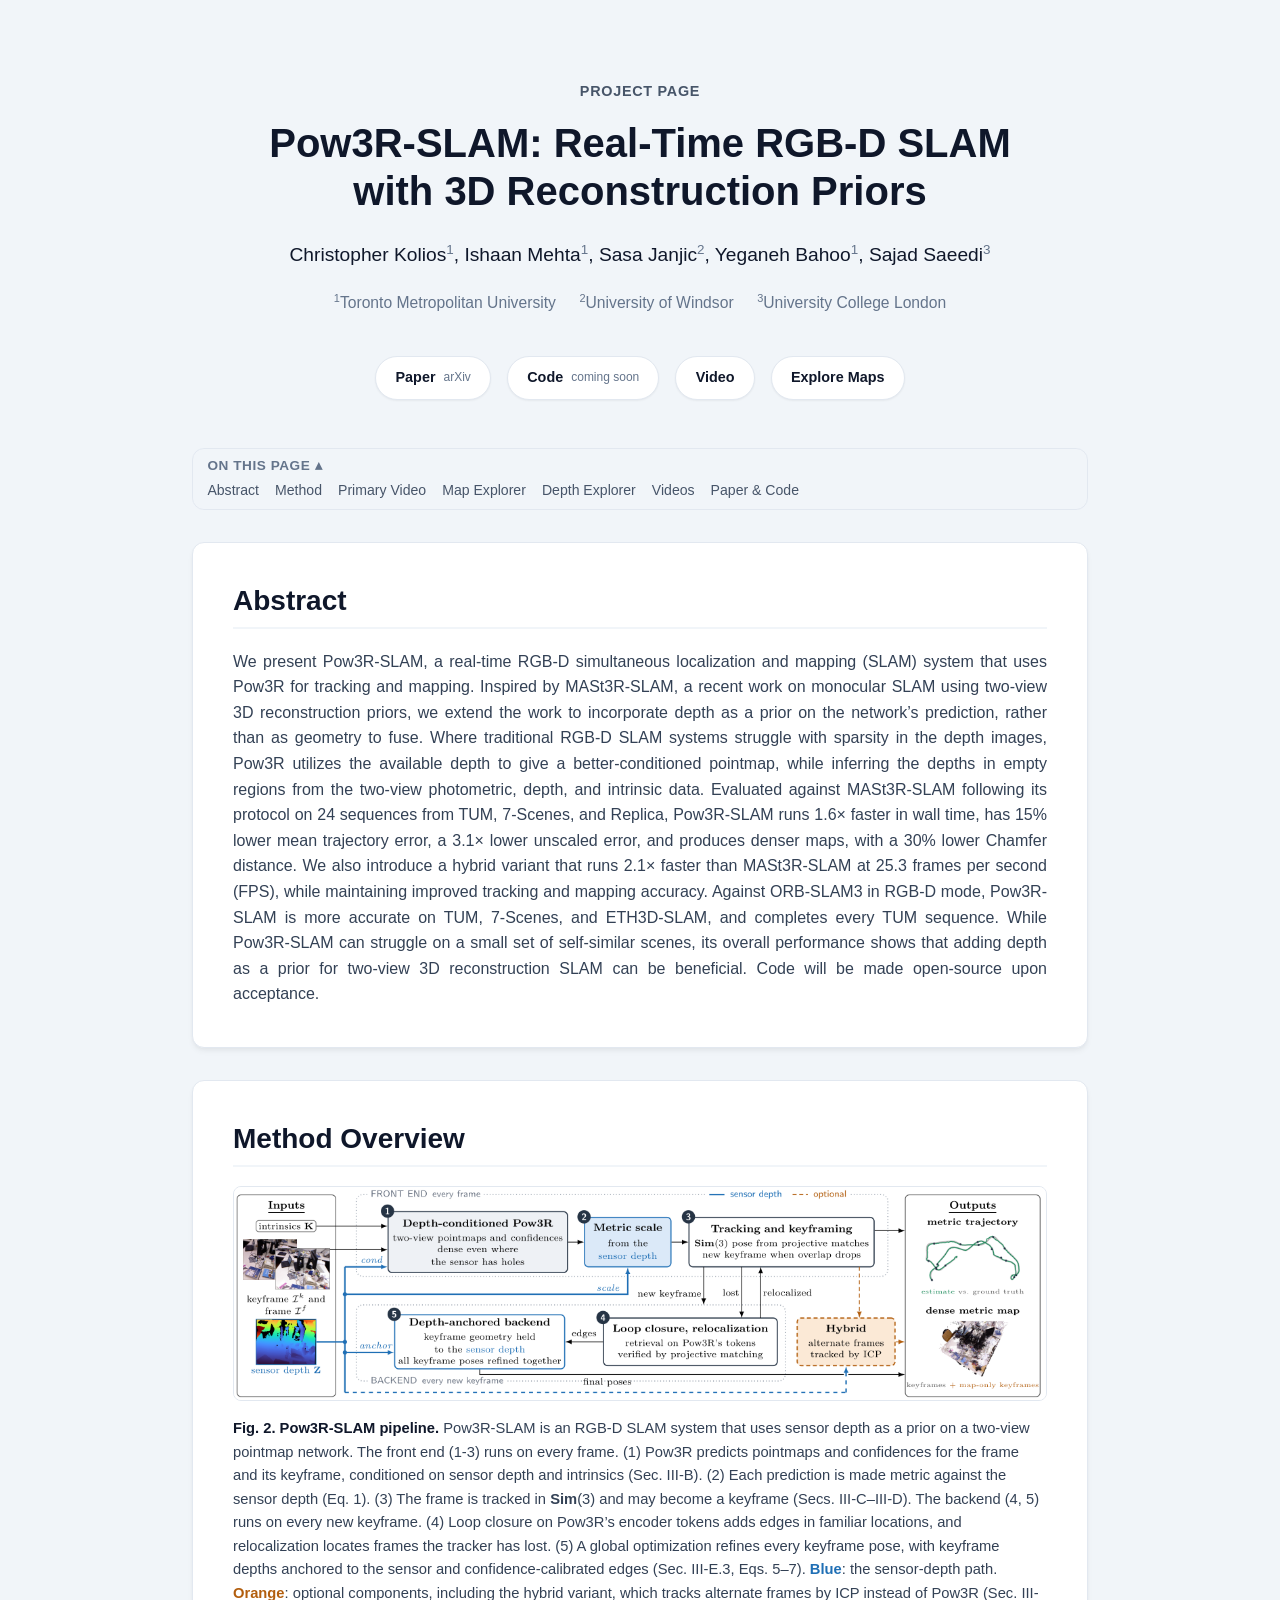
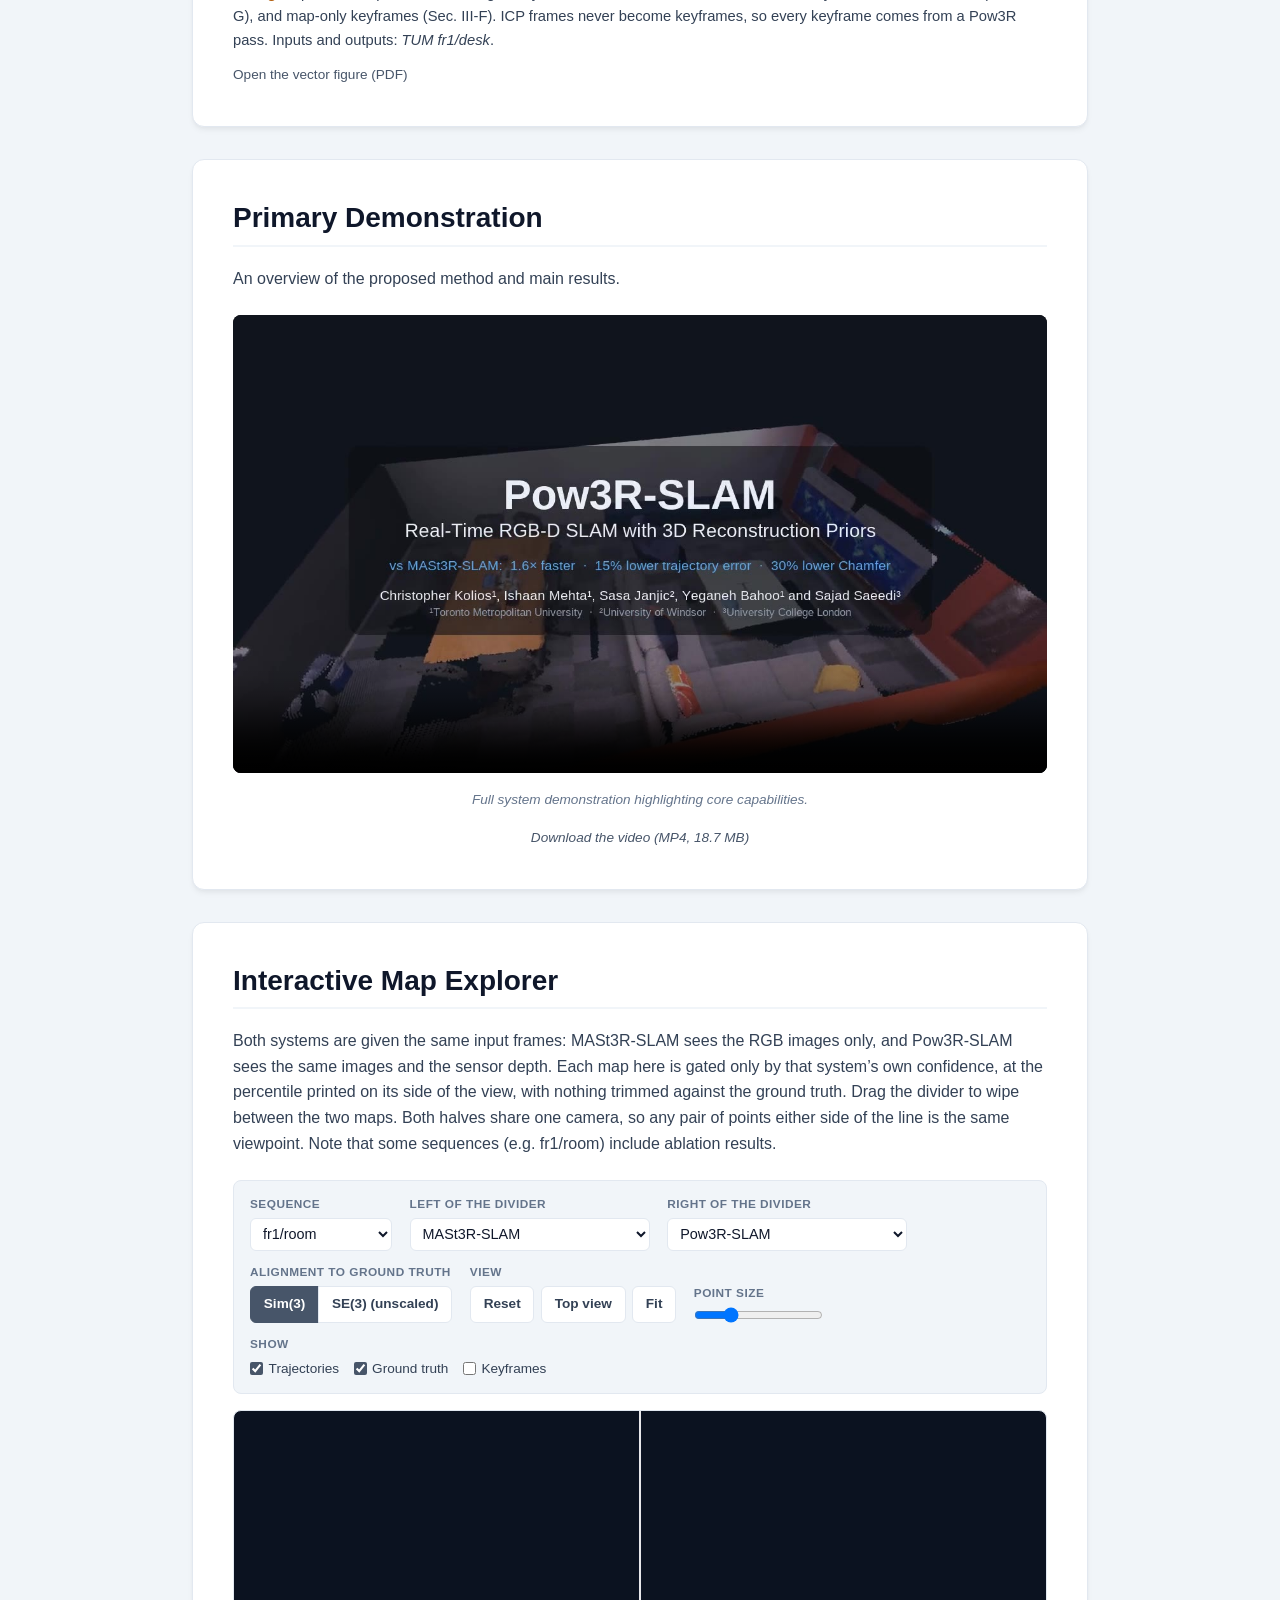
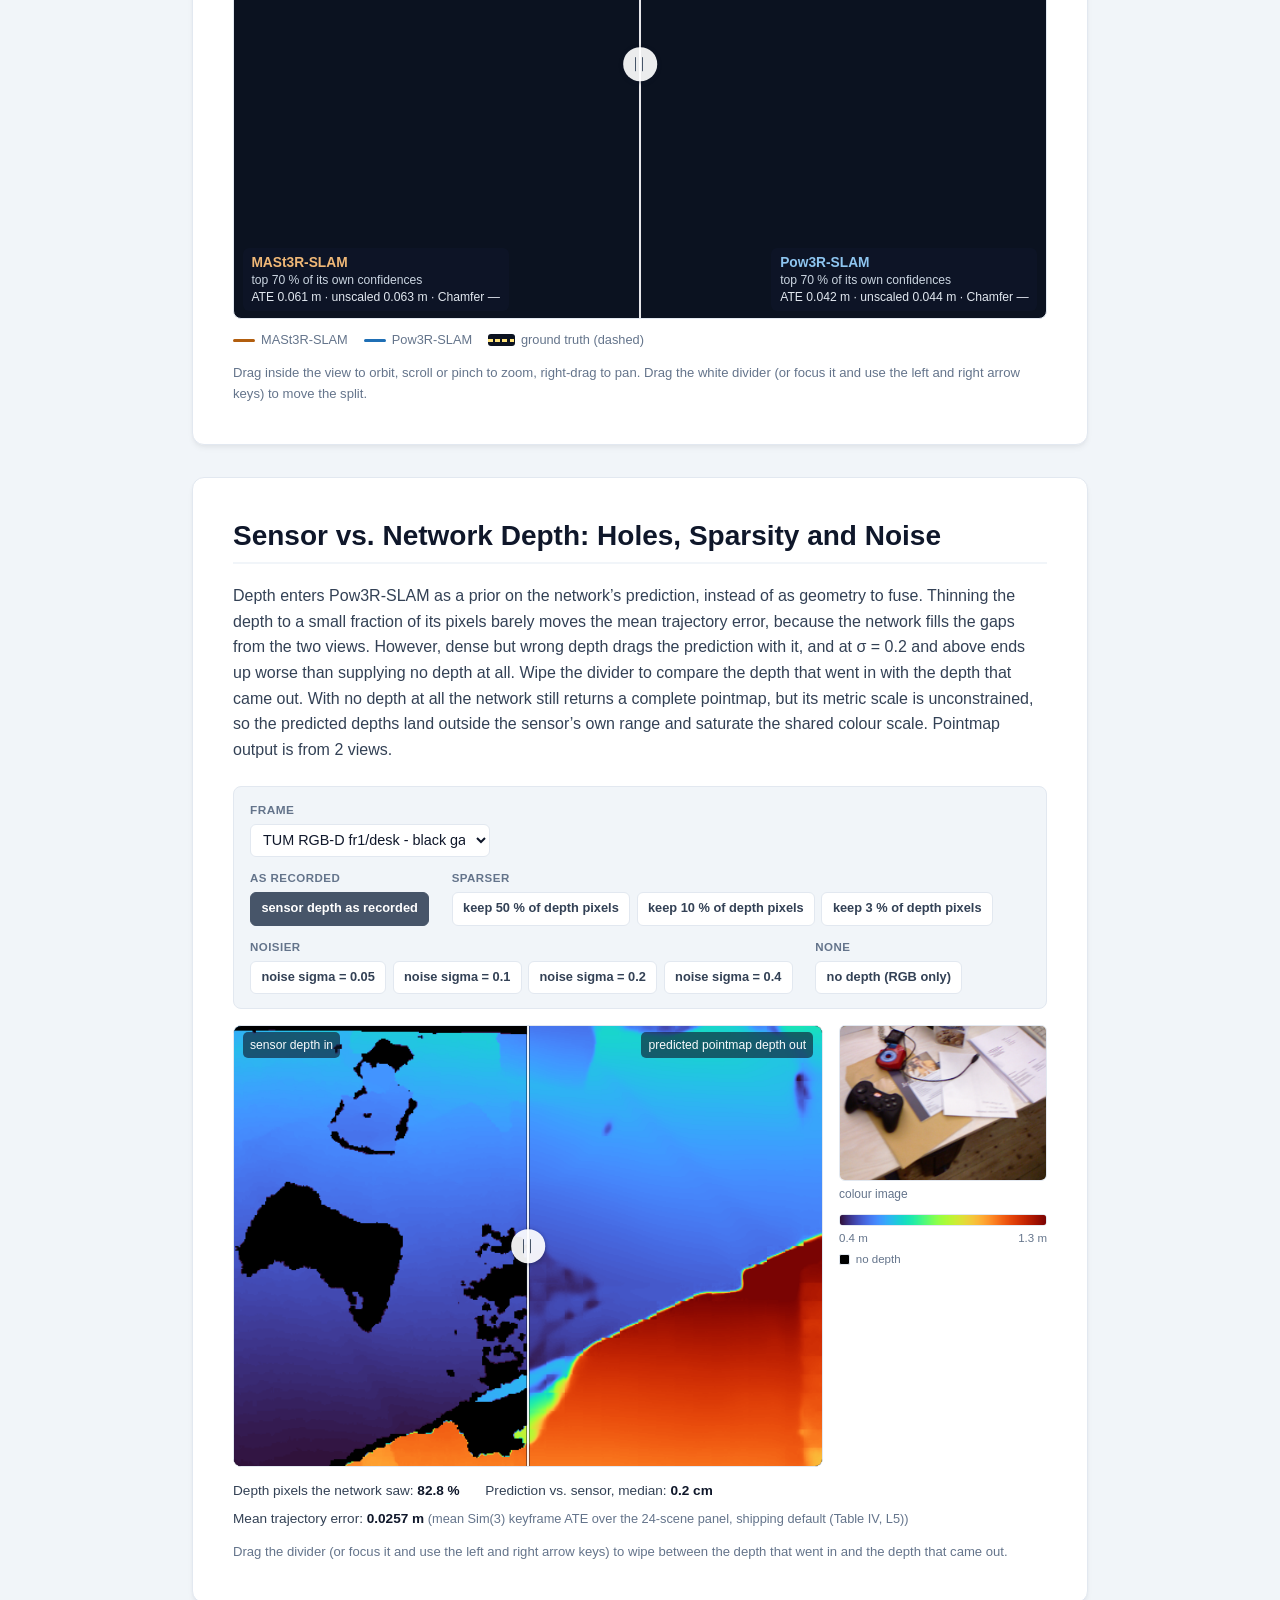
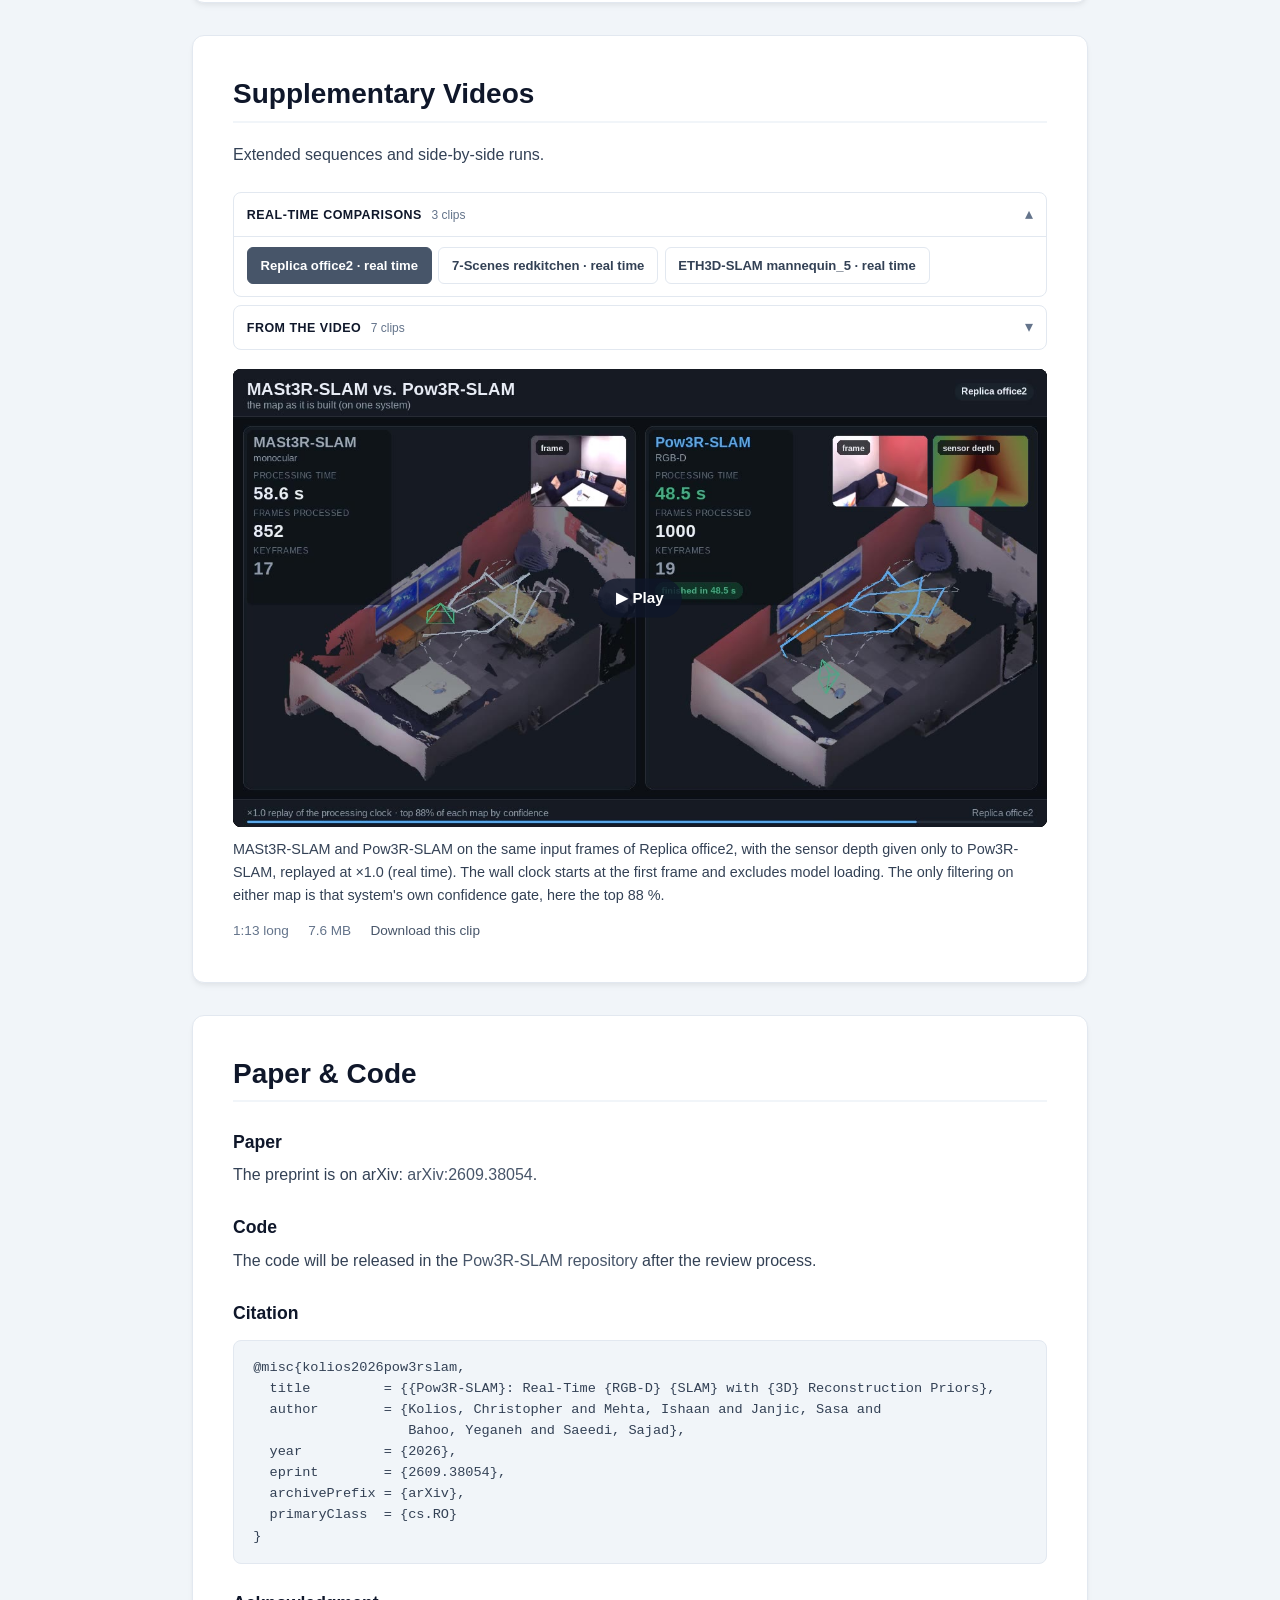
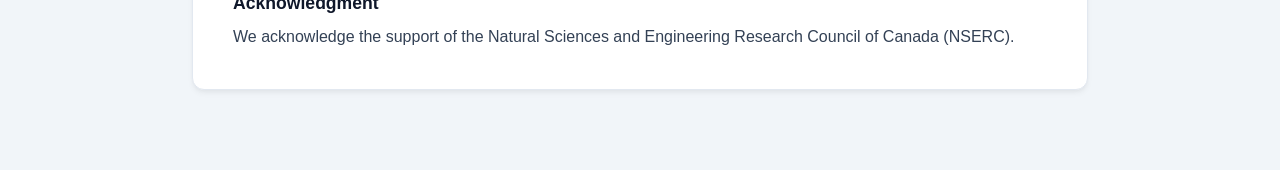
<file: index.html>
<!DOCTYPE html>
<html lang="en">
<head>
  <meta charset="utf-8">
  <meta name="viewport" content="width=device-width, initial-scale=1">
  <meta name="description" content="Pow3R-SLAM: a real-time RGB-D SLAM system that uses sensor depth as a prior on a two-view 3D reconstruction network, rather than as geometry to fuse.">
  <meta name="author" content="Christopher Kolios, Ishaan Mehta, Sasa Janjic, Yeganeh Bahoo, Sajad Saeedi">
  <link rel="canonical" href="https://chriskolios.github.io/Pow3R-SLAM/">
  <meta property="og:type" content="website">
  <meta property="og:title" content="Pow3R-SLAM: Real-Time RGB-D SLAM with 3D Reconstruction Priors">
  <meta property="og:description" content="Pow3R-SLAM: a real-time RGB-D SLAM system that uses sensor depth as a prior on a two-view 3D reconstruction network, rather than as geometry to fuse.">
  <meta property="og:url" content="https://chriskolios.github.io/Pow3R-SLAM/">
  <meta property="og:image" content="https://chriskolios.github.io/Pow3R-SLAM/primary-poster.jpg">
  <meta name="twitter:card" content="summary_large_image">
  <title>Pow3R-SLAM | Project Page</title>

  <style>
    /* ---------- Design tokens ---------- */
    :root {
      color-scheme: light;
      --primary: #475569;
      --primary-hover: #334155;
      --bg: #f1f5f9;
      --surface: #ffffff;
      --text: #0f172a;
      --text-body: #334155;
      --text-muted: #64748b;
      --border: #e2e8f0;
      --fig-depth: #1f6fb5;   /* "Blue" in Fig. 2 (figdepth) */
      --fig-opt: #b25e0e;     /* "Orange" in Fig. 2 (figopt) */
      --radius: 12px;
    }

    *, *::before, *::after { box-sizing: border-box; }
    * { margin: 0; padding: 0; }

    html { scroll-behavior: smooth; }

    body {
      font-family: -apple-system, BlinkMacSystemFont, "Segoe UI", Roboto, Helvetica, Arial, sans-serif;
      background: var(--bg);
      color: var(--text);
      line-height: 1.6;
      -webkit-font-smoothing: antialiased;
    }

    a { color: var(--primary); text-decoration: none; font-weight: 500; }
    a:hover { color: var(--primary-hover); text-decoration: underline; }

    :focus-visible { outline: 2px solid var(--primary); outline-offset: 2px; }

    img { display: block; max-width: 100%; height: auto; }

    /* ---------- Main layout ---------- */
    .main-content {
      max-width: 960px;
      margin: 0 auto;
      padding: 3rem 2rem;
    }

    .card {
      background: var(--surface);
      border: 1px solid var(--border);
      border-radius: var(--radius);
      padding: 2.5rem;
      margin-bottom: 2rem;
      box-shadow: 0 4px 6px -1px rgba(0, 0, 0, 0.05), 0 2px 4px -1px rgba(0, 0, 0, 0.03);
      scroll-margin-top: 2rem;
    }

    h2 {
      font-size: 1.75rem;
      line-height: 1.3;
      margin-bottom: 1.2rem;
      padding-bottom: 0.5rem;
      border-bottom: 2px solid var(--bg);
    }

    p { color: var(--text-body); }
    p + p { margin-top: 1.2rem; }

    /* ---------- Hero ---------- */
    .hero {
      text-align: center;
      padding: 2rem 0 3rem;
      scroll-margin-top: 2rem;
    }

    .hero .tagline {
      color: var(--primary);
      font-weight: 600;
      font-size: 0.9rem;
      text-transform: uppercase;
      letter-spacing: 0.05em;
      margin-bottom: 1rem;
    }

    .nowrap { white-space: nowrap; }

    .hero h1 {
      font-size: 2.5rem;
      line-height: 1.2;
      text-wrap: balance;
      margin-bottom: 1.5rem;
    }

    .hero .authors {
      font-size: 1.2rem;
      color: var(--text);
      margin-bottom: 0.6rem;
      text-wrap: balance;
    }
    .hero .authors .author { white-space: nowrap; }
    .hero .authors sup, .hero .affiliations sup { font-size: 0.7em; color: var(--text-muted); }
    .hero .affiliations {
      font-size: 0.98rem;
      color: var(--text-muted);
      margin-bottom: 2.5rem;
      text-wrap: balance;
    }
    .hero .affiliations span { white-space: nowrap; display: inline-block; margin: 0 0.6rem; }
    .pill small { font-weight: 500; color: var(--text-muted); }

    /* ---------- Citation ---------- */
    .bibtex {
      margin-top: 0.8rem;
      padding: 1rem 1.2rem;
      overflow-x: auto;
      background: var(--bg);
      border: 1px solid var(--border);
      border-radius: 8px;
      font: 0.85rem/1.55 ui-monospace, SFMono-Regular, Menlo, Consolas, "Liberation Mono", monospace;
      color: var(--text-body);
      white-space: pre;
    }
    h3 { font-size: 1.1rem; margin: 1.6rem 0 0.4rem; color: var(--text); }

    .pill-container { display: flex; justify-content: center; flex-wrap: wrap; gap: 1rem; }
    .pill {
      display: inline-flex;
      align-items: center;
      gap: 0.5rem;
      padding: 0.6rem 1.2rem;
      background: var(--surface);
      border: 1px solid var(--border);
      border-radius: 99px;
      color: var(--text);
      font-weight: 600;
      font-size: 0.9rem;
      box-shadow: 0 1px 2px rgba(0, 0, 0, 0.05);
      transition: border-color 0.2s, color 0.2s;
    }
    .pill:hover { border-color: var(--primary); color: var(--primary); text-decoration: none; }

    /* ---------- Abstract ---------- */
    .abstract p { text-align: justify; hyphens: auto; }

    /* ---------- Pipeline figure ---------- */
    .figure-scroll {
      overflow-x: auto;
      border: 1px solid var(--border);
      border-radius: 8px;
      background: #fff;
    }
    .figure-scroll img { width: 100%; min-width: 720px; }

    figure figcaption {
      margin-top: 1rem;
      font-size: 0.92rem;
      color: var(--text-body);
    }
    figcaption .label { font-weight: 700; color: var(--text); }
    .c-depth { color: var(--fig-depth); font-weight: 700; }
    .c-opt { color: var(--fig-opt); font-weight: 700; }
    .figure-links { margin-top: 0.75rem; font-size: 0.85rem; color: var(--text-muted); }

    /* ---------- Videos ---------- */
    .intro { margin-bottom: 1.5rem; }

    .video-stage {
      aspect-ratio: 16 / 9;
      background: #000;
      border-radius: 8px;
      overflow: hidden;
    }
    .video-stage video { display: block; width: 100%; height: 100%; object-fit: contain; }

    .note {
      margin-top: 1rem;
      font-size: 0.85rem;
      font-style: italic;
      text-align: center;
      color: var(--text-muted);
    }

    /* ---------- Responsive ---------- */
    @media (max-width: 800px) {
      .main-content { padding: 1.5rem 1rem; }
      .hero h1 { font-size: 2rem; }
      .card { padding: 1.5rem; }
      .abstract p { text-align: left; }
    }

    @media (prefers-reduced-motion: reduce) {
      html { scroll-behavior: auto; }
      *, *::before, *::after { transition: none !important; }
    }
  </style>
  <!-- An empty icon, so the host is not asked for a favicon.ico that does not exist. -->
  <link rel="icon" href="data:,">

  <link rel="stylesheet" href="supplementary/css/supplementary.css">

  <!-- Classic scripts with relative paths, so the page also works from a
       sandboxed or file-based host. `defer` preserves this order. -->
  <script defer src="supplementary/vendor/three/three.min.js"></script>
  <script defer src="supplementary/vendor/three/OrbitControls.js"></script>
  <!-- Three.js "fat lines": screen-space-width, dashable lines. Classic
       builds from the r147 examples; each defines a THREE.* global, so the
       order below matters (a class extends the one above it). -->
  <script defer src="supplementary/vendor/three/lines/LineSegmentsGeometry.js"></script>
  <script defer src="supplementary/vendor/three/lines/LineGeometry.js"></script>
  <script defer src="supplementary/vendor/three/lines/LineMaterial.js"></script>
  <script defer src="supplementary/vendor/three/lines/LineSegments2.js"></script>
  <script defer src="supplementary/vendor/three/lines/Line2.js"></script>
  <script defer src="supplementary/js/ps-loader.js"></script>
  <script defer src="supplementary/maps/manifest.data.js"></script>
  <script defer src="supplementary/depth/manifest.data.js"></script>
  <script defer src="supplementary/videos/videos.data.js"></script>
  <script defer src="supplementary/js/map-viewer.js"></script>
  <script defer src="supplementary/js/depth-compare.js"></script>
  <script defer src="supplementary/js/video-gallery.js"></script>
</head>
<body>

  <main class="main-content">

    <header class="hero">
      <p class="tagline">Project Page</p>
      <h1>Pow3R-SLAM: Real-Time <span class="nowrap">RGB-D</span> SLAM with 3D Reconstruction Priors</h1>
      <p class="authors">
        <span class="author">Christopher Kolios<sup>1</sup>,</span>
        <span class="author">Ishaan Mehta<sup>1</sup>,</span>
        <span class="author">Sasa Janjic<sup>2</sup>,</span>
        <span class="author">Yeganeh Bahoo<sup>1</sup>,</span>
        <span class="author">Sajad Saeedi<sup>3</sup></span>
      </p>
      <p class="affiliations">
        <span><sup>1</sup>Toronto Metropolitan University</span>
        <span><sup>2</sup>University of Windsor</span>
        <span><sup>3</sup>University College London</span>
      </p>

      <div class="pill-container">
        <a class="pill" href="https://arxiv.org/abs/2609.38054">Paper <small>arXiv</small></a>
        <a class="pill" href="https://github.com/ChrisKolios/Pow3R-SLAM">Code <small>coming soon</small></a>
        <a class="pill" href="#primary-video">Video</a>
        <a class="pill" href="#map-explorer">Explore Maps</a>
      </div>
    </header>

    <details class="page-nav" id="page-nav">
      <summary>On this page</summary>
      <ul>
        <li><a href="#abstract">Abstract</a></li>
        <li><a href="#method">Method</a></li>
        <li><a href="#primary-video">Primary Video</a></li>
        <li><a href="#map-explorer">Map Explorer</a></li>
        <li><a href="#depth-explorer">Depth Explorer</a></li>
        <li><a href="#supplementary-videos">Videos</a></li>
        <li><a href="#availability">Paper &amp; Code</a></li>
      </ul>
    </details>

    <section class="card abstract" id="abstract" aria-labelledby="abstract-title">
      <h2 id="abstract-title">Abstract</h2>
      <p>
        We present Pow3R-SLAM, a real-time RGB-D simultaneous localization and mapping (SLAM) system
        that uses Pow3R for tracking and mapping. Inspired by MASt3R-SLAM, a recent work on monocular
        SLAM using two-view 3D reconstruction priors, we extend the work to incorporate depth as a prior
        on the network’s prediction, rather than as geometry to fuse. Where traditional RGB-D SLAM
        systems struggle with sparsity in the depth images, Pow3R utilizes the available depth to give
        a better-conditioned pointmap, while inferring the depths in empty regions from the two-view
        photometric, depth, and intrinsic data. Evaluated against MASt3R-SLAM following its protocol on
        24 sequences from TUM, 7-Scenes, and Replica, Pow3R-SLAM runs 1.6× faster in wall time, has 15%
        lower mean trajectory error, a 3.1× lower unscaled error, and produces denser maps, with a 30%
        lower Chamfer distance. We also introduce a hybrid variant that runs 2.1× faster than
        MASt3R-SLAM at 25.3 frames per second (FPS), while maintaining improved tracking and mapping
        accuracy. Against ORB-SLAM3 in RGB-D mode, Pow3R-SLAM is more accurate on TUM, 7-Scenes, and
        ETH3D-SLAM, and completes every TUM sequence. While Pow3R-SLAM can struggle on a small set of
        self-similar scenes, its overall performance shows that adding depth as a prior for two-view 3D
        reconstruction SLAM can be beneficial. Code will be made open-source upon acceptance.
      </p>
    </section>

    <section class="card" id="method" aria-labelledby="method-title">
      <h2 id="method-title">Method Overview</h2>
      <figure>
        <div class="figure-scroll">
          <img src="Fig2_pipeline_website.png"
               srcset="Fig2_pipeline_website_1200.png 1200w, Fig2_pipeline_website.png 2400w"
               sizes="(max-width: 800px) 720px, 880px"
               width="2400" height="627"
               alt="Pow3R-SLAM pipeline diagram. Inputs (intrinsics, keyframe and frame images, sensor depth) feed a front end of depth-conditioned Pow3R, metric scaling and tracking, and a backend of loop closure and depth-anchored global optimization, producing a metric trajectory and a dense metric map. An optional hybrid branch tracks alternate frames by ICP.">
        </div>
        <figcaption>
          <span class="label">Fig. 2. Pow3R-SLAM pipeline.</span>
          Pow3R-SLAM is an RGB-D SLAM system that uses sensor depth as a prior on a two-view pointmap
          network. The front end (1-3) runs on every frame. (1) Pow3R predicts pointmaps and confidences
          for the frame and its keyframe, conditioned on sensor depth and intrinsics (Sec. III-B).
          (2) Each prediction is made metric against the sensor depth (Eq. 1). (3) The frame is tracked
          in <b>Sim</b>(3) and may become a keyframe (Secs. III-C–III-D). The backend (4, 5) runs on
          every new keyframe. (4) Loop closure on Pow3R’s encoder tokens adds edges in familiar
          locations, and relocalization locates frames the tracker has lost. (5) A global optimization
          refines every keyframe pose, with keyframe depths anchored to the sensor and
          confidence-calibrated edges (Sec. III-E.3, Eqs. 5–7).
          <span class="c-depth">Blue</span>: the sensor-depth path.
          <span class="c-opt">Orange</span>: optional components, including the hybrid variant, which
          tracks alternate frames by ICP instead of Pow3R (Sec. III-G), and map-only keyframes
          (Sec. III-F). ICP frames never become keyframes, so every keyframe comes from a Pow3R pass.
          Inputs and outputs: <i>TUM fr1/desk</i>.
        </figcaption>
        <p class="figure-links"><a href="Fig2_pipeline_website.pdf">Open the vector figure (PDF)</a></p>
      </figure>
    </section>

    <section class="card" id="primary-video" aria-labelledby="primary-video-title">
      <h2 id="primary-video-title">Primary Demonstration</h2>
      <p class="intro">An overview of the proposed method and main results.</p>

      <div class="video-stage">
        <video controls playsinline preload="metadata" src="primary-video.mp4" poster="primary-poster.jpg">
          Your browser does not support the video tag.
        </video>
      </div>
      <p class="note">Full system demonstration highlighting core capabilities.</p>
      <p class="note"><a href="primary-video.mp4" download>Download the video (MP4, 18.7 MB)</a></p>
    </section>

    <section class="card" id="map-explorer" aria-labelledby="map-explorer-title">
      <h2 id="map-explorer-title">Interactive Map Explorer</h2>
      <p class="intro">
        Both systems are given the same input frames: MASt3R-SLAM sees the RGB images only, and
        Pow3R-SLAM sees the same images and the sensor depth. Each map here is gated only by that
        system&rsquo;s own confidence, at the percentile printed on its side of the view, with
        nothing trimmed against the ground truth. Drag the divider to wipe between the two maps.
        Both halves share one camera, so any pair of points either side of the line is the same
        viewpoint. Note that some sequences (e.g. fr1/room) include ablation results.
      </p>
      <div id="ps-map"></div>
      <noscript><p class="note">The interactive 3D map explorer needs JavaScript; the maps it
        draws are the data files under <code>supplementary/maps/</code>.</p></noscript>
    </section>

    <section class="card" id="depth-explorer" aria-labelledby="depth-explorer-title">
      <h2 id="depth-explorer-title">Sensor vs. Network Depth: Holes, Sparsity and Noise</h2>
      <p class="intro">
        Depth enters Pow3R-SLAM as a prior on the network&rsquo;s prediction, instead of as geometry to
        fuse. Thinning the depth to a small fraction
        of its pixels barely moves the mean trajectory error, because the network fills the gaps
        from the two views. However, dense but wrong depth drags the prediction with it, and at
        &sigma; = 0.2 and above ends up worse than supplying no depth at all. Wipe the divider to compare the depth that
        went in with the depth that came out. With no depth at all the network still returns a
        complete pointmap, but its metric scale is unconstrained, so the predicted depths land
        outside the sensor&rsquo;s own range and saturate the shared colour scale. Pointmap output is from 2 views.
      </p>
      <div id="ps-depth"></div>
      <noscript><p class="note">The depth comparison needs JavaScript; the images it uses are the
        PNG files under <code>supplementary/depth/</code>.</p></noscript>
    </section>

    <section class="card" id="supplementary-videos" aria-labelledby="supplementary-videos-title">
      <h2 id="supplementary-videos-title">Supplementary Videos</h2>
      <p class="intro">
        Extended sequences and side-by-side runs.
      </p>
      <div id="ps-videos"></div>
      <noscript><p class="note">The video gallery needs JavaScript; the clips are the MP4 files
        under <code>supplementary/videos/</code>.</p></noscript>
    </section>



    <section class="card" id="availability" aria-labelledby="availability-title">
      <h2 id="availability-title">Paper &amp; Code</h2>
      <h3>Paper</h3>
      <p>The preprint is on arXiv: <a href="https://arxiv.org/abs/2609.38054">arXiv:2609.38054</a>.</p>

      <h3>Code</h3>
      <p>
        The code will be released in the
        <a href="https://github.com/ChrisKolios/Pow3R-SLAM">Pow3R-SLAM repository</a> after the review process.
      </p>

      <h3>Citation</h3>
      <pre class="bibtex">@misc{kolios2026pow3rslam,
  title         = {{Pow3R-SLAM}: Real-Time {RGB-D} {SLAM} with {3D} Reconstruction Priors},
  author        = {Kolios, Christopher and Mehta, Ishaan and Janjic, Sasa and
                   Bahoo, Yeganeh and Saeedi, Sajad},
  year          = {2026},
  eprint        = {2609.38054},
  archivePrefix = {arXiv},
  primaryClass  = {cs.RO}
}</pre>

      <h3>Acknowledgment</h3>
      <p>
        We acknowledge the support of the Natural Sciences and Engineering Research Council of
        Canada (NSERC).
      </p>
    </section>

  </main>

  <script>
    // The "On this page" list is a <details>: collapsed on a phone, open on a
    // wide screen. Classic script, no storage (the host's sandbox forbids it).
    (function () {
      var nav = document.getElementById('page-nav');
      if (!nav) { return; }
      try {
        if (window.matchMedia('(min-width: 801px)').matches) { nav.open = true; }
      } catch (e) { nav.open = true; }
      nav.addEventListener('click', function (e) {
        var a = e.target.closest ? e.target.closest('a') : null;
        if (a && nav.open && window.innerWidth <= 800) { nav.open = false; }
      });
    })();
  </script>

</body>
</html>
</file>
<file: supplementary/css/supplementary.css>
/* supplementary.css — styles for the interactive sections of the project page.
 * Extends the design tokens declared in index.html (slate palette, cards,
 * system font, light scheme). It never redefines them.
 * Served as a classic stylesheet with a relative href; no @import, no webfonts.
 */

:root {
  --arm-pow3r: var(--fig-depth);
  --arm-mast3r: var(--fig-opt);
  --arm-gt: #ffe27a;   /* ground truth: warm light yellow, see map-viewer.js */
  --arm-c: #3f7d58;     /* muted green  */
  --arm-d: #7c5aa6;     /* muted purple */
  --arm-e: #9a3b4b;     /* muted red    */
  --arm-f: #7a7f46;     /* muted olive  */
  --ps-stage-bg: #0b1220;
}

/* ---------- On this page (sticky nav) ---------- */

.page-nav {
  position: sticky;
  top: 0;
  z-index: 20;
  margin: 0 0 2rem;
  background: rgba(241, 245, 249, 0.92);
  backdrop-filter: saturate(140%) blur(6px);
  border: 1px solid var(--border);
  border-radius: var(--radius);
  padding: 0.5rem 0.9rem;
}
.page-nav summary {
  cursor: pointer;
  font-weight: 600;
  font-size: 0.85rem;
  letter-spacing: 0.04em;
  text-transform: uppercase;
  color: var(--text-muted);
  list-style: none;
  padding: 0.25rem 0;
}
.page-nav summary::-webkit-details-marker { display: none; }
.page-nav summary::after { content: " ▾"; }
.page-nav[open] summary::after { content: " ▴"; }
.page-nav ul {
  display: flex;
  flex-wrap: wrap;
  gap: 0.3rem 1.1rem;
  list-style: none;
  padding: 0.4rem 0 0.2rem;
}
.page-nav a { font-size: 0.88rem; font-weight: 500; }

/* On a wide screen the list sits on the same row as its label, so the sticky
   bar stays one line tall. */
@media (min-width: 801px) {
  .page-nav { display: flex; align-items: center; gap: 0.2rem 1rem; padding: 0.4rem 0.9rem; }
  .page-nav summary { flex: 0 0 auto; padding: 0; }
  .page-nav ul { flex: 1 1 auto; padding: 0; gap: 0.2rem 1rem; }
}

/* The sticky "On this page" bar must not cover the heading an anchor jumps to.
   index.html sets scroll-margin-top on .card; this raises it to clear the bar. */
.card, .hero { scroll-margin-top: 5.5rem; }
@media (max-width: 800px) { .card, .hero { scroll-margin-top: 4rem; } }

/* ---------- shared controls ---------- */

.ps-toolbar {
  display: flex;
  flex-wrap: wrap;
  align-items: flex-end;
  gap: 0.75rem 1.1rem;
  padding: 0.85rem 1rem;
  background: var(--bg);
  border: 1px solid var(--border);
  border-radius: 8px;
  margin-bottom: 1rem;
}
.ps-field { display: flex; flex-direction: column; gap: 0.25rem; min-width: 0; }
.ps-field > span,
.ps-field > label {
  font-size: 0.74rem;
  font-weight: 700;
  letter-spacing: 0.04em;
  text-transform: uppercase;
  color: var(--text-muted);
}
.ps-field select,
.ps-field input[type="range"] { max-width: 100%; }

.ps-toolbar select {
  font: inherit;
  font-size: 0.9rem;
  color: var(--text);
  background: var(--surface);
  border: 1px solid var(--border);
  border-radius: 6px;
  padding: 0.4rem 0.5rem;
  max-width: 15rem;
}

.ps-btn {
  font: inherit;
  font-size: 0.85rem;
  font-weight: 600;
  color: var(--text-body);
  background: var(--surface);
  border: 1px solid var(--border);
  border-radius: 6px;
  padding: 0.42rem 0.8rem;
  cursor: pointer;
  transition: border-color 0.15s, color 0.15s, background 0.15s;
}
.ps-btn:hover { border-color: var(--primary); color: var(--primary); }
.ps-btn[aria-pressed="true"],
.ps-btn.is-active {
  background: var(--primary);
  border-color: var(--primary);
  color: #fff;
}
.ps-btn[disabled] { opacity: 0.5; cursor: default; }

.ps-segmented { display: inline-flex; gap: 0; }
.ps-segmented .ps-btn { border-radius: 0; margin-left: -1px; }
.ps-segmented .ps-btn:first-child { border-radius: 6px 0 0 6px; margin-left: 0; }
.ps-segmented .ps-btn:last-child { border-radius: 0 6px 6px 0; }

.ps-checks { display: flex; flex-wrap: wrap; gap: 0.35rem 0.9rem; }
.ps-check {
  display: inline-flex;
  align-items: center;
  gap: 0.35rem;
  font-size: 0.85rem;
  color: var(--text-body);
  cursor: pointer;
  white-space: nowrap;
}
.ps-check input { accent-color: var(--primary); }

.ps-btnrow { display: flex; flex-wrap: wrap; gap: 0.4rem; }

/* ---------- split stage + divider (shared by map and depth) ---------- */

.ps-stage {
  position: relative;
  width: 100%;
  aspect-ratio: 16 / 10;
  background: var(--ps-stage-bg);
  border: 1px solid var(--border);
  border-radius: 8px;
  overflow: hidden;
  touch-action: none;
  contain: paint;
}
.ps-stage canvas { display: block; width: 100%; height: 100%; }

.ps-divider {
  position: absolute;
  top: 0;
  bottom: 0;
  width: 2px;
  margin-left: -1px;
  background: rgba(255, 255, 255, 0.9);
  box-shadow: 0 0 0 1px rgba(15, 23, 42, 0.45);
  cursor: col-resize;
  touch-action: none;
  z-index: 3;
}
.ps-divider::after {
  content: "";
  position: absolute;
  top: 50%;
  left: 50%;
  width: 2.1rem;
  height: 2.1rem;
  transform: translate(-50%, -50%);
  border-radius: 50%;
  background: rgba(255, 255, 255, 0.92);
  box-shadow: 0 1px 4px rgba(15, 23, 42, 0.45);
}
.ps-divider::before {
  content: "";
  position: absolute;
  top: 50%;
  left: 50%;
  width: 0.85rem;
  height: 0.85rem;
  transform: translate(-50%, -50%);
  z-index: 1;
  background:
    linear-gradient(to right, transparent 0 2px, var(--primary) 2px 3px, transparent 3px 5px,
                    transparent 5px 9px, var(--primary) 9px 10px, transparent 10px);
}
.ps-divider:focus-visible { outline: 3px solid var(--primary); outline-offset: 1px; }

/* ---------- map explorer ---------- */

.ps-map-stagewrap { position: relative; }

.ps-map-panes {
  position: absolute;
  inset: auto 0 0 0;
  display: flex;
  justify-content: space-between;
  gap: 0.5rem;
  padding: 0.5rem 0.6rem;
  pointer-events: none;
  z-index: 2;
}
.ps-pane-label {
  max-width: 48%;
  padding: 0.35rem 0.55rem;
  border-radius: 6px;
  background: rgba(15, 23, 42, 0.62);
  color: #f8fafc;
  font-size: 0.76rem;
  line-height: 1.35;
}
.ps-pane-label .ps-arm {
  display: block;
  font-weight: 700;
  font-size: 0.86rem;
}
.ps-pane-label .ps-gate { display: block; color: #cbd5e1; }
.ps-pane-label .ps-metrics { display: block; color: #e2e8f0; font-variant-numeric: tabular-nums; }
.ps-pane-label.ps-arm-pow3r .ps-arm { color: #8ec5f0; }
.ps-pane-label.ps-arm-mast3r .ps-arm { color: #f0b877; }

.ps-overlay {
  position: absolute;
  inset: 0;
  z-index: 4;
  display: flex;
  flex-direction: column;
  align-items: center;
  justify-content: center;
  gap: 0.6rem;
  padding: 1rem;
  text-align: center;
  background: rgba(11, 18, 32, 0.86);
  color: #e2e8f0;
  font-size: 0.9rem;
}
.ps-overlay[hidden] { display: none; }
.ps-overlay .ps-bar {
  width: min(16rem, 70%);
  height: 4px;
  border-radius: 2px;
  background: rgba(226, 232, 240, 0.25);
  overflow: hidden;
}
.ps-overlay .ps-bar i {
  display: block;
  height: 100%;
  width: 0;
  background: var(--fig-depth);
  transition: width 0.12s linear;
}
.ps-overlay .ps-btn { background: transparent; color: #e2e8f0; border-color: #64748b; }
.ps-overlay .ps-btn:hover { background: #e2e8f0; color: var(--text); }

.ps-legend {
  display: flex;
  flex-wrap: wrap;
  gap: 0.3rem 1rem;
  margin-top: 0.7rem;
  font-size: 0.8rem;
  color: var(--text-muted);
}
.ps-legend span { display: inline-flex; align-items: center; gap: 0.35rem; }
.ps-legend i {
  width: 1.4rem;
  height: 0;
  border-top-width: 3px;
  border-top-style: solid;
  border-radius: 2px;
}
/* The ground-truth line is bright, so its swatch carries the stage colour
   behind it, exactly as the line is drawn: light dashes on the dark stage. */
.ps-legend i.ps-gt {
  width: 1.7rem;
  height: 0.75rem;
  border: 0;
  border-radius: 3px;
  background-color: var(--ps-stage-bg);
  background-image: repeating-linear-gradient(
    90deg, var(--arm-gt) 0 0.3rem, rgba(0, 0, 0, 0) 0.3rem 0.45rem);
  background-size: 100% 3px;
  background-position: center;
  background-repeat: no-repeat;
}

.ps-hint { margin-top: 0.7rem; font-size: 0.82rem; color: var(--text-muted); }
.ps-arm-notes {
  margin: 0 0 1rem;
  padding: 0.55rem 0.8rem;
  border-left: 3px solid var(--border);
  background: var(--bg);
  border-radius: 0 6px 6px 0;
}
.ps-arm-notes .ps-hint { margin-top: 0; }
.ps-arm-notes .ps-hint + .ps-hint { margin-top: 0.35rem; }
.ps-arm-notes b { color: var(--text-body); }
.ps-toolbar select option:disabled { color: var(--text-muted); }
.ps-hint.ps-error { color: #9a3b4b; }

/* ---------- depth explorer ---------- */

.ps-depth-groups { display: flex; flex-wrap: wrap; gap: 0.75rem 1.4rem; }
.ps-depth-group { display: flex; flex-direction: column; gap: 0.3rem; }
.ps-depth-group > span {
  font-size: 0.72rem;
  font-weight: 700;
  letter-spacing: 0.04em;
  text-transform: uppercase;
  color: var(--text-muted);
}
.ps-depth-group .ps-btnrow .ps-btn { font-size: 0.8rem; padding: 0.35rem 0.65rem; }

.ps-depth-layout {
  display: grid;
  grid-template-columns: minmax(0, 1fr) 13rem;
  gap: 1rem;
  align-items: start;
}
.ps-depth-stage {
  position: relative;
  width: 100%;
  background: #000;
  border: 1px solid var(--border);
  border-radius: 8px;
  overflow: hidden;
  touch-action: none;
}
.ps-depth-stage img {
  position: absolute;
  inset: 0;
  width: 100%;
  height: 100%;
  object-fit: contain;
  user-select: none;
  -webkit-user-drag: none;
}
.ps-depth-stage img.ps-sensor { z-index: 2; }
.ps-side { display: flex; flex-direction: column; gap: 0.6rem; }
.ps-side figure { margin: 0; }
.ps-side figcaption { font-size: 0.75rem; color: var(--text-muted); margin-top: 0.25rem; }
.ps-side img.ps-rgb { width: 100%; border-radius: 6px; border: 1px solid var(--border); }

.ps-colorbar {
  height: 0.75rem;
  border-radius: 4px;
  border: 1px solid var(--border);
  background: linear-gradient(to right,
    #30123b 0%, #4145ab 12%, #4675ed 22%, #39a2fc 31%, #1bcfd4 41%,
    #24eca6 51%, #61fc6c 60%, #a4fc3b 68%, #d1e834 75%, #f3c53a 82%,
    #fe9b2d 88%, #f36315 93%, #d93806 97%, #7a0403 100%);
}
.ps-colorbar-labels {
  display: flex;
  justify-content: space-between;
  font-size: 0.72rem;
  color: var(--text-muted);
  font-variant-numeric: tabular-nums;
  margin-top: 0.15rem;
}
.ps-swatch-invalid {
  display: inline-flex;
  align-items: center;
  gap: 0.35rem;
  font-size: 0.72rem;
  color: var(--text-muted);
}
.ps-swatch-invalid i {
  width: 0.7rem;
  height: 0.7rem;
  border-radius: 2px;
  background: #000;
  border: 1px solid var(--border);
}

.ps-readout {
  display: flex;
  flex-wrap: wrap;
  gap: 0.4rem 1.6rem;
  margin-top: 0.8rem;
  font-size: 0.85rem;
  color: var(--text-body);
}
.ps-readout b { color: var(--text); font-variant-numeric: tabular-nums; }
.ps-readout .ps-readout-note { color: var(--text-muted); font-size: 0.8rem; }

.ps-pane-tags {
  position: absolute;
  inset: 0 0 auto 0;
  display: flex;
  justify-content: space-between;
  padding: 0.4rem 0.55rem;
  pointer-events: none;
  z-index: 3;
  font-size: 0.76rem;
  color: #f8fafc;
}
.ps-pane-tags span {
  background: rgba(15, 23, 42, 0.62);
  border-radius: 5px;
  padding: 0.2rem 0.45rem;
}

/* ---------- video gallery ---------- */

.ps-video-tabs { display: flex; flex-direction: column; gap: 0.5rem; margin-bottom: 1.2rem; }

/* One collapsible header per group of clips, styled like the page's other
   <details> (the "On this page" bar): a quiet uppercase label and a chevron. */
.ps-video-set {
  border: 1px solid var(--border);
  border-radius: 8px;
  background: var(--surface);
}
.ps-video-set > summary {
  display: flex;
  align-items: baseline;
  gap: 0.6rem;
  cursor: pointer;
  list-style: none;
  padding: 0.55rem 0.8rem;
  border-radius: 8px;
}
.ps-video-set > summary::-webkit-details-marker { display: none; }
.ps-video-set > summary::after { content: "▾"; margin-left: auto; color: var(--text-muted); }
.ps-video-set[open] > summary::after { content: "▴"; }
.ps-video-set[open] > summary { border-bottom: 1px solid var(--border); border-radius: 8px 8px 0 0; }
.ps-video-set > summary:hover .ps-video-setname { color: var(--primary); }
.ps-video-setname {
  font-size: 0.78rem;
  font-weight: 700;
  letter-spacing: 0.04em;
  text-transform: uppercase;
  color: var(--text);
}
.ps-video-setcount { font-size: 0.75rem; color: var(--text-muted); }
.ps-video-set .ps-btnrow { padding: 0.65rem 0.8rem 0.75rem; }
.ps-video-set .ps-btn { font-size: 0.82rem; }

.ps-video-stage {
  position: relative;
  aspect-ratio: 16 / 9;
  background: #000;
  border-radius: 8px;
  overflow: hidden;
}
.ps-video-stage video { display: block; width: 100%; height: 100%; object-fit: contain; }
.ps-video-poster {
  position: absolute;
  inset: 0;
  z-index: 2;
  display: block;
  width: 100%;
  height: 100%;
  border: 0;
  padding: 0;
  background: #000;
  cursor: pointer;
}
.ps-video-poster[hidden] { display: none; }
.ps-video-poster img { width: 100%; height: 100%; object-fit: contain; }
.ps-video-poster .ps-play {
  position: absolute;
  top: 50%;
  left: 50%;
  transform: translate(-50%, -50%);
  display: inline-flex;
  align-items: center;
  gap: 0.5rem;
  padding: 0.65rem 1.15rem;
  border-radius: 99px;
  background: rgba(15, 23, 42, 0.78);
  color: #fff;
  font-weight: 600;
  font-size: 0.95rem;
}
.ps-video-meta {
  display: flex;
  flex-wrap: wrap;
  gap: 0.3rem 1.2rem;
  margin-top: 0.8rem;
  font-size: 0.85rem;
  color: var(--text-muted);
  font-variant-numeric: tabular-nums;
}
.ps-video-caption { margin-top: 0.7rem; font-size: 0.9rem; color: var(--text-body); }

/* ---------- misc ---------- */

.ps-arm-notes[hidden] { display: none; }

.ps-empty {
  padding: 1rem;
  border: 1px dashed var(--border);
  border-radius: 8px;
  color: var(--text-muted);
  font-size: 0.88rem;
}
.ps-sr {
  position: absolute;
  width: 1px; height: 1px;
  margin: -1px; padding: 0;
  overflow: hidden;
  clip: rect(0 0 0 0);
  white-space: nowrap;
  border: 0;
}

/* ---------- responsive ---------- */

@media (max-width: 800px) {
  .ps-stage { aspect-ratio: 4 / 3; }
  .ps-toolbar { gap: 0.6rem 0.9rem; padding: 0.7rem; }
  .ps-toolbar select { max-width: 100%; width: 100%; }
  .ps-field { flex: 1 1 10rem; }
  .ps-depth-layout { grid-template-columns: minmax(0, 1fr); }
  .ps-side { flex-direction: row; flex-wrap: wrap; align-items: flex-end; }
  .ps-side figure { flex: 0 0 8rem; }
  .ps-side .ps-colorbar-wrap { flex: 1 1 10rem; }
  .ps-video-set > summary { padding: 0.5rem 0.65rem; }
  .ps-video-set .ps-btnrow { padding: 0.55rem 0.65rem 0.65rem; }
  .ps-video-set .ps-btn { font-size: 0.8rem; }
  .page-nav ul { flex-direction: column; gap: 0.15rem; }
  /* On a phone the two labels would cover most of a 4:3 stage, so they move
     out from over the canvas and sit under it as two columns. */
  .ps-map-panes { position: static; padding: 0.5rem 0; gap: 0.4rem; }
  .ps-pane-label {
    flex: 1 1 0;
    max-width: none;
    background: var(--bg);
    color: var(--text-body);
    font-size: 0.72rem;
  }
  .ps-pane-label .ps-gate { color: var(--text-muted); }
  .ps-pane-label .ps-metrics { color: var(--text-body); }
  .ps-pane-label.ps-arm-pow3r .ps-arm { color: var(--fig-depth); }
  .ps-pane-label.ps-arm-mast3r .ps-arm { color: var(--fig-opt); }
}

@media (prefers-reduced-motion: reduce) {
  .ps-overlay .ps-bar i { transition: none; }
  .ps-btn { transition: none; }
}
</file>
